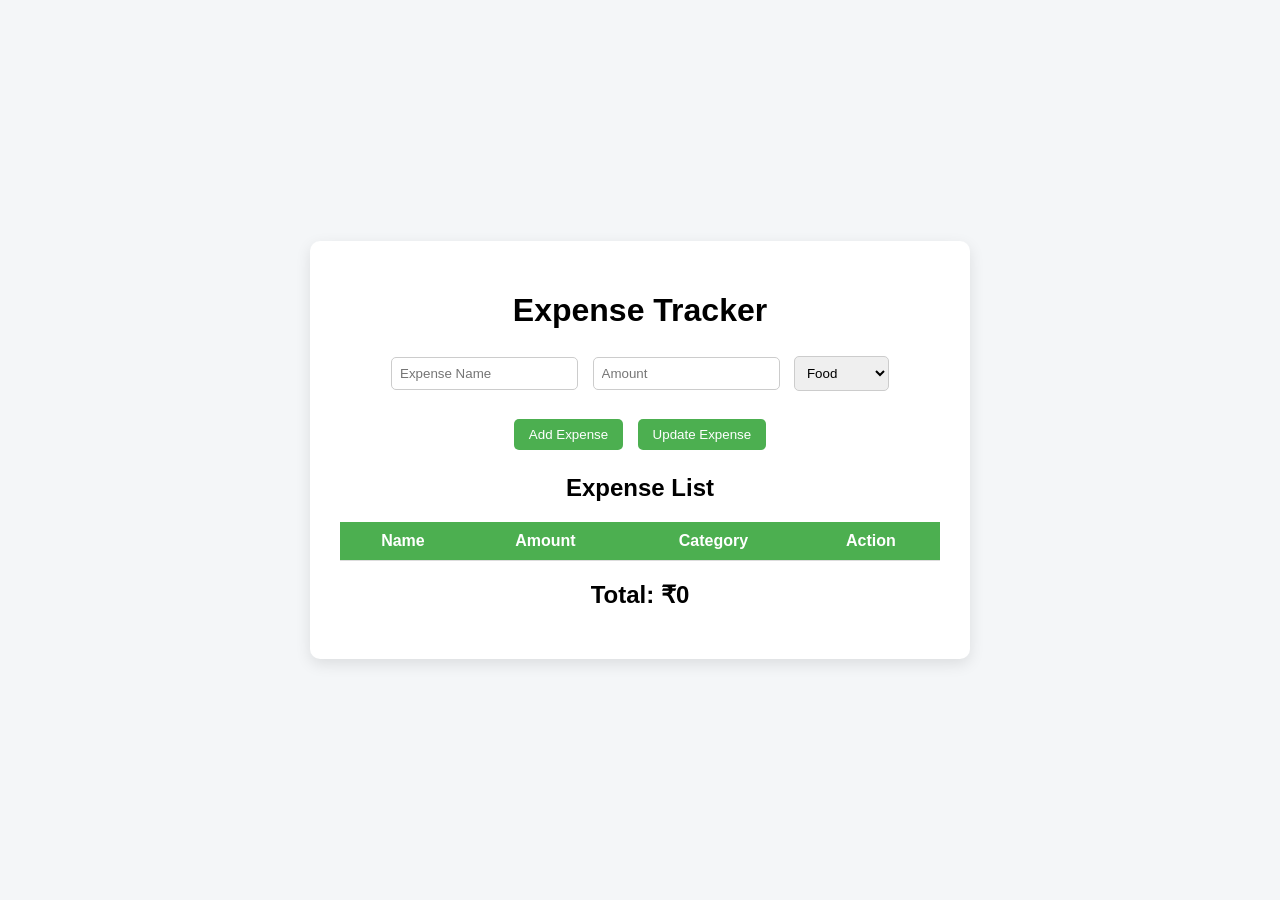
<file: practical mst/index.html>
<!DOCTYPE html>
<html>
<head>
<title>Expense Tracker</title>
<link rel="stylesheet" href="style.css">
</head>

<body>

<div class="container">

<h1>Expense Tracker</h1>

<input type="text" id="name" placeholder="Expense Name">

<input type="number" id="amount" placeholder="Amount">

<select id="category">
<option>Food</option>
<option>Travel</option>
<option>Shopping</option>
</select>

<br><br>

<button onclick="addExpense()">Add Expense</button>
<button onclick="updateExpense()">Update Expense</button>

<h2>Expense List</h2>

<table id="expenseTable">
<tr>
<th>Name</th>
<th>Amount</th>
<th>Category</th>
<th>Action</th>
</tr>
</table>

<h2>Total: ₹<span id="total">0</span></h2>

</div>

<script src="script.js"></script>

</body>
</html>
</file>
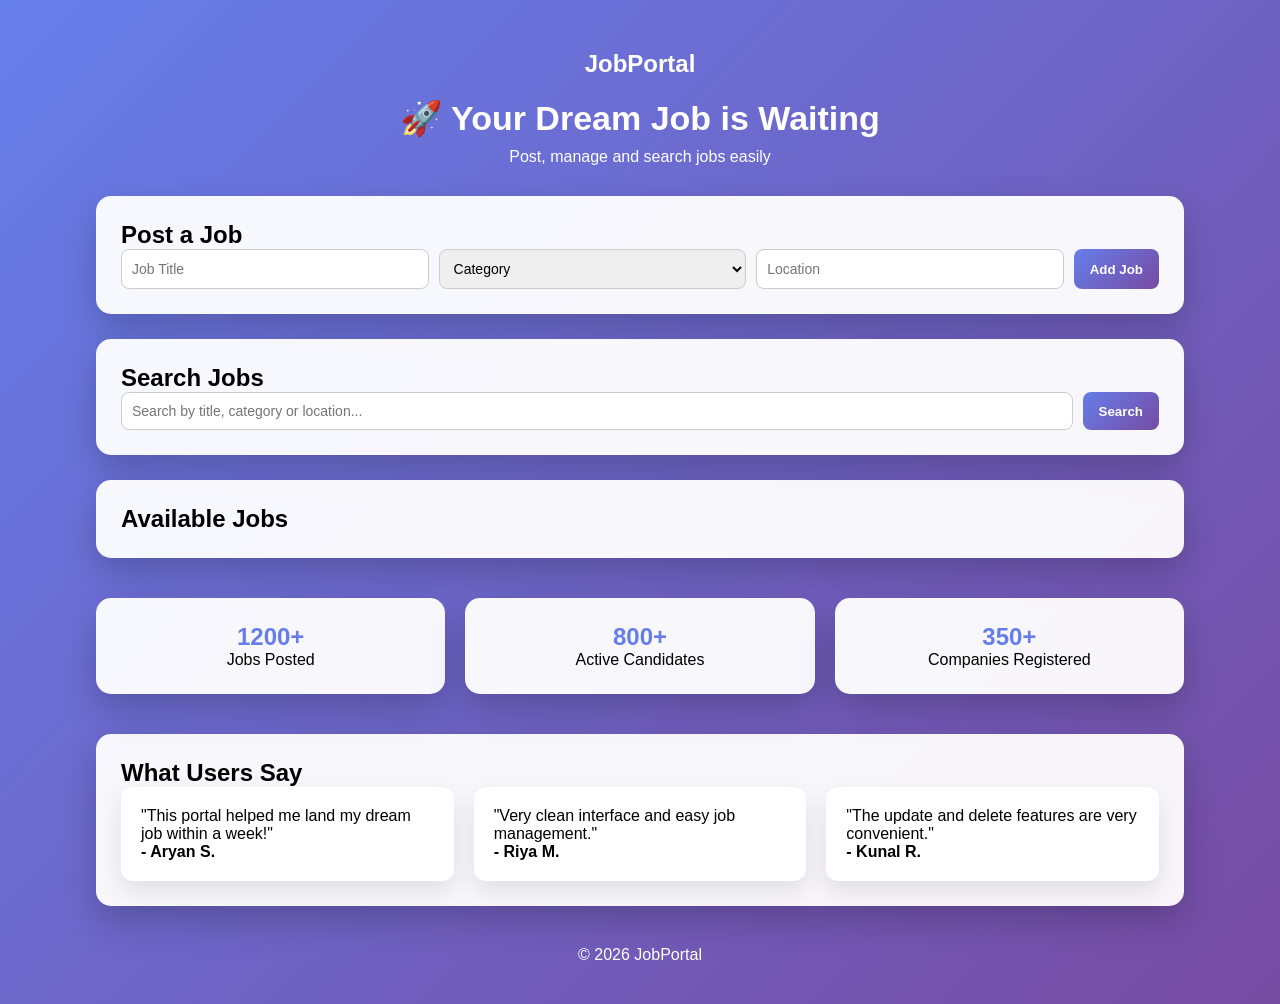
<file: job_portal_.html>
<!DOCTYPE html>
<html lang="en">
<head>
    <meta charset="UTF-8">
    <title>Job Portal</title>
    <link rel="stylesheet" href="style.css">
</head>
<body>

<div class="container">

<header>
    <h2>JobPortal</h2>
</header>

<section class="hero">
    <h1>🚀 Your Dream Job is Waiting</h1>
    <p>Post, manage and search jobs easily</p>
</section>

<section class="form-section">
    <h2>Post a Job</h2>

    <form id="jobForm">
        <input type="text" id="title" placeholder="Job Title" required>

        <select id="category" required>
            <option value="">Category</option>
            <option>IT</option>
            <option>Marketing</option>
            <option>Finance</option>
        </select>

        <input type="text" id="location" placeholder="Location" required>

        <button type="submit">Add Job</button>
    </form>
</section>

<section class="search-section">
    <h2>Search Jobs</h2>

    <form id="searchForm">
        <input type="text" id="searchInput" placeholder="Search by title, category or location...">
        <button type="submit">Search</button>
    </form>
</section>

<section class="jobs-section">
    <h2>Available Jobs</h2>
    <div id="jobList"></div>
</section>

<section class="stats-section">
    <div class="stats-grid">
        <div class="stat-card">
            <h2>1200+</h2>
            <p>Jobs Posted</p>
        </div>
        <div class="stat-card">
            <h2>800+</h2>
            <p>Active Candidates</p>
        </div>
        <div class="stat-card">
            <h2>350+</h2>
            <p>Companies Registered</p>
        </div>
    </div>
</section>

<section class="testimonial-section">
    <h2>What Users Say</h2>
    <div class="testimonial-grid">
        <div class="testimonial-card">
            <p>"This portal helped me land my dream job within a week!"</p>
            <h4>- Aryan S.</h4>
        </div>
        <div class="testimonial-card">
            <p>"Very clean interface and easy job management."</p>
            <h4>- Riya M.</h4>
        </div>
        <div class="testimonial-card">
            <p>"The update and delete features are very convenient."</p>
            <h4>- Kunal R.</h4>
        </div>
    </div>
</section>

<footer>
    &copy; 2026 JobPortal
</footer>

</div>

<script src="script.js"></script>
</body>
</html>
</file>
<file: practical mst/style.css>
body{
font-family: Arial, sans-serif;
background:#f4f6f8;
display:flex;
justify-content:center;
align-items:center;
height:100vh;
margin:0;
}

.container{
background:white;
padding:30px;
border-radius:10px;
width:600px;
box-shadow:0 5px 15px rgba(0,0,0,0.1);
text-align:center;
}

input,select{
padding:8px;
margin:5px;
border:1px solid #ccc;
border-radius:5px;
}

button{
padding:8px 15px;
margin:5px;
border:none;
border-radius:5px;
background:#4CAF50;
color:white;
cursor:pointer;
}

button:hover{
background:#45a049;
}

table{
width:100%;
margin-top:20px;
border-collapse:collapse;
}

th,td{
padding:10px;
border-bottom:1px solid #ddd;
}

th{
background:#4CAF50;
color:white;
}
</file>
<file: style.css>
* {
    margin: 0;
    padding: 0;
    box-sizing: border-box;
}

body {
    font-family: "Segoe UI", Arial, sans-serif;
    background: linear-gradient(135deg, #667eea, #764ba2);
    min-height: 100vh;
}

.container {
    width: 85%;
    margin: auto;
    padding: 30px 0;
}

header {
    text-align: center;
    color: white;
    padding: 20px 0;
}

.hero {
    text-align: center;
    color: white;
    margin-bottom: 30px;
}

.hero h1 {
    font-size: 34px;
    margin-bottom: 10px;
}

.form-section,
.search-section,
.jobs-section,
.testimonial-section {
    background: rgba(255, 255, 255, 0.95);
    padding: 25px;
    margin: 25px 0;
    border-radius: 15px;
    box-shadow: 0 15px 35px rgba(0,0,0,0.2);
}

#jobForm,
#searchForm {
    display: flex;
    flex-wrap: wrap;
    gap: 10px;
}

input, select {
    padding: 10px;
    border-radius: 8px;
    border: 1px solid #ccc;
    flex: 1;
    min-width: 150px;
    font-size: 14px;
}

button {
    padding: 10px 16px;
    border: none;
    border-radius: 8px;
    background: linear-gradient(135deg, #667eea, #764ba2);
    color: white;
    font-weight: 600;
    cursor: pointer;
    transition: 0.2s;
}

button:hover {
    transform: translateY(-2px);
    box-shadow: 0 6px 15px rgba(0,0,0,0.3);
}

#jobList {
    display: grid;
    grid-template-columns: repeat(auto-fit, minmax(260px, 1fr));
    gap: 20px;
}

.job-card {
    background: white;
    padding: 18px;
    border-radius: 12px;
    box-shadow: 0 10px 25px rgba(0,0,0,0.15);
    transition: 0.3s;
}

.job-card:hover {
    transform: translateY(-6px);
}

.update-btn {
    background: #10b981;
}

.update-btn:hover {
    background: #059669;
}

.delete-btn {
    background: #ef4444;
}

.delete-btn:hover {
    background: #dc2626;
}

.stats-section {
    margin: 40px 0;
}

.stats-grid {
    display: grid;
    grid-template-columns: repeat(auto-fit, minmax(200px, 1fr));
    gap: 20px;
}

.stat-card {
    background: rgba(255,255,255,0.95);
    padding: 25px;
    border-radius: 15px;
    text-align: center;
    box-shadow: 0 15px 35px rgba(0,0,0,0.2);
}

.stat-card h2 {
    color: #667eea;
}

.testimonial-grid {
    display: grid;
    grid-template-columns: repeat(auto-fit, minmax(250px, 1fr));
    gap: 20px;
}

.testimonial-card {
    background: white;
    padding: 20px;
    border-radius: 12px;
    box-shadow: 0 10px 25px rgba(0,0,0,0.1);
}

footer {
    text-align: center;
    color: white;
    margin-top: 30px;
    padding: 10px;
}
</file>
